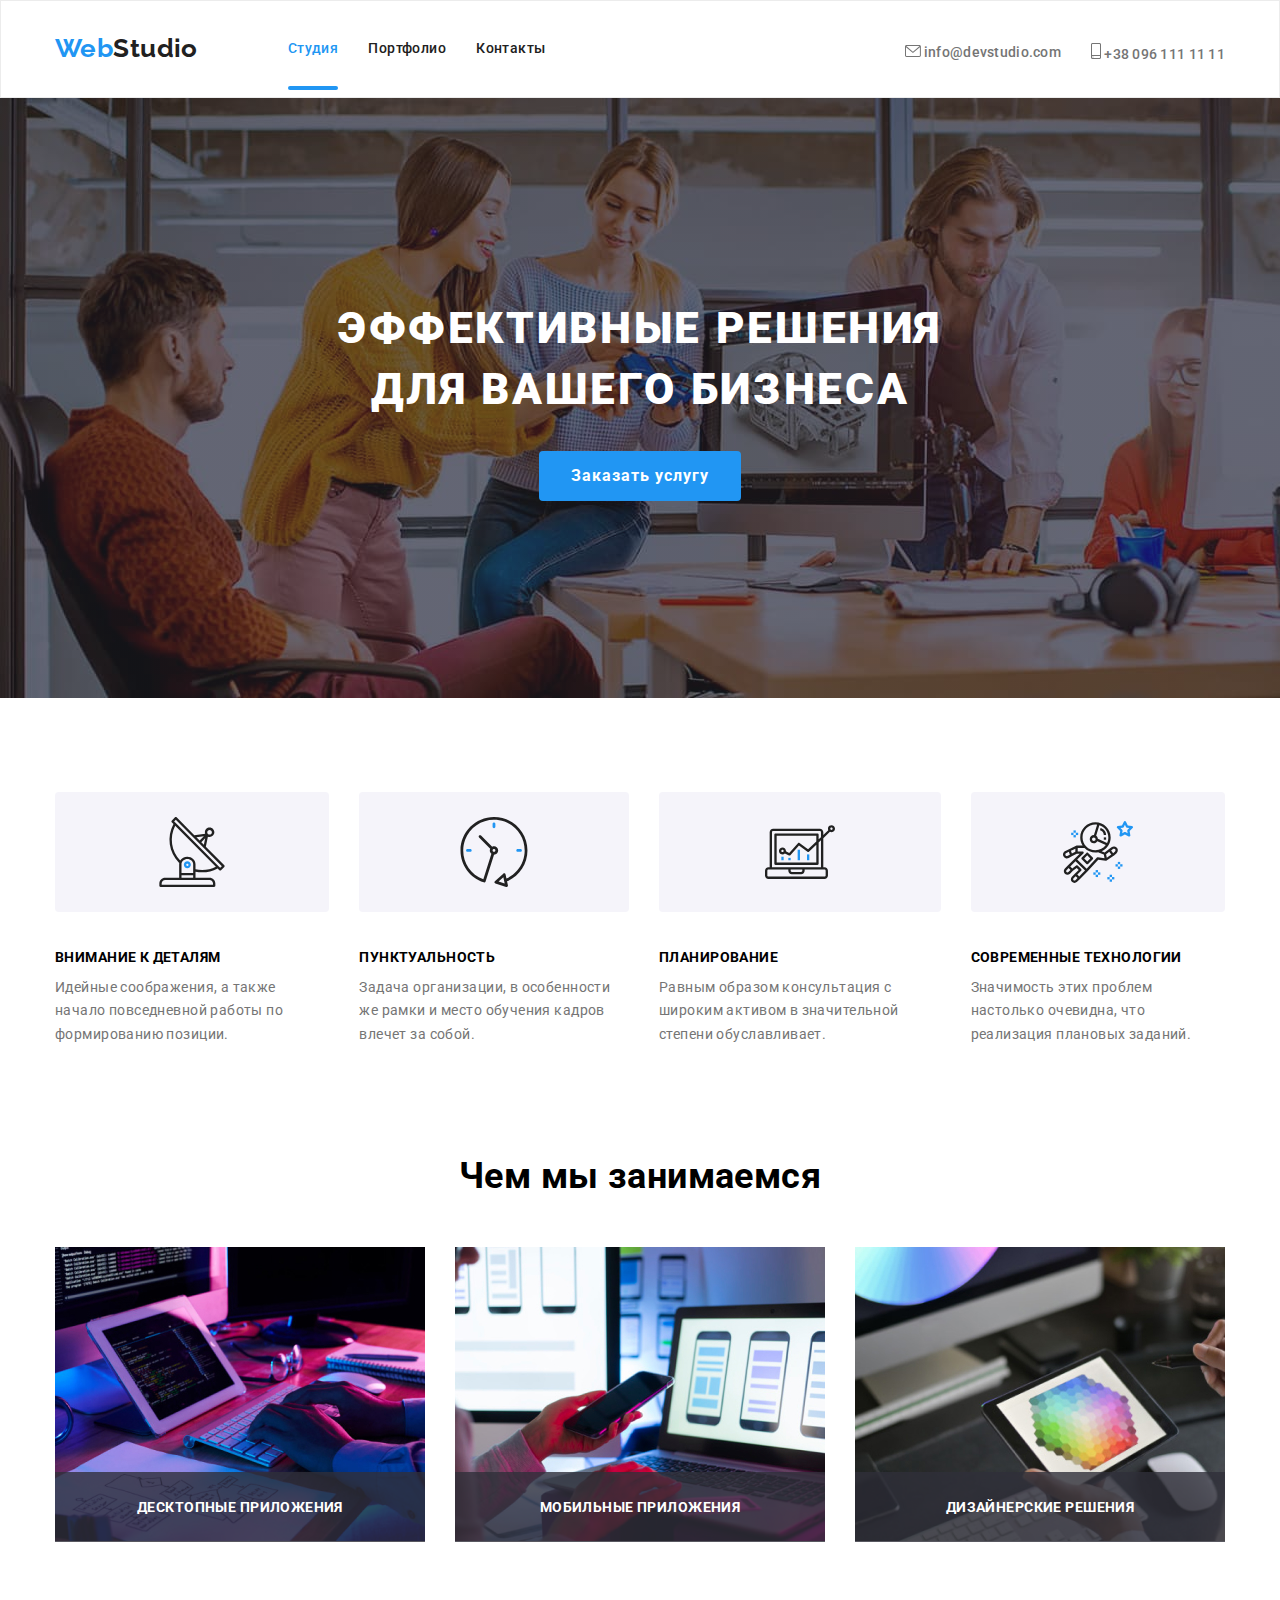
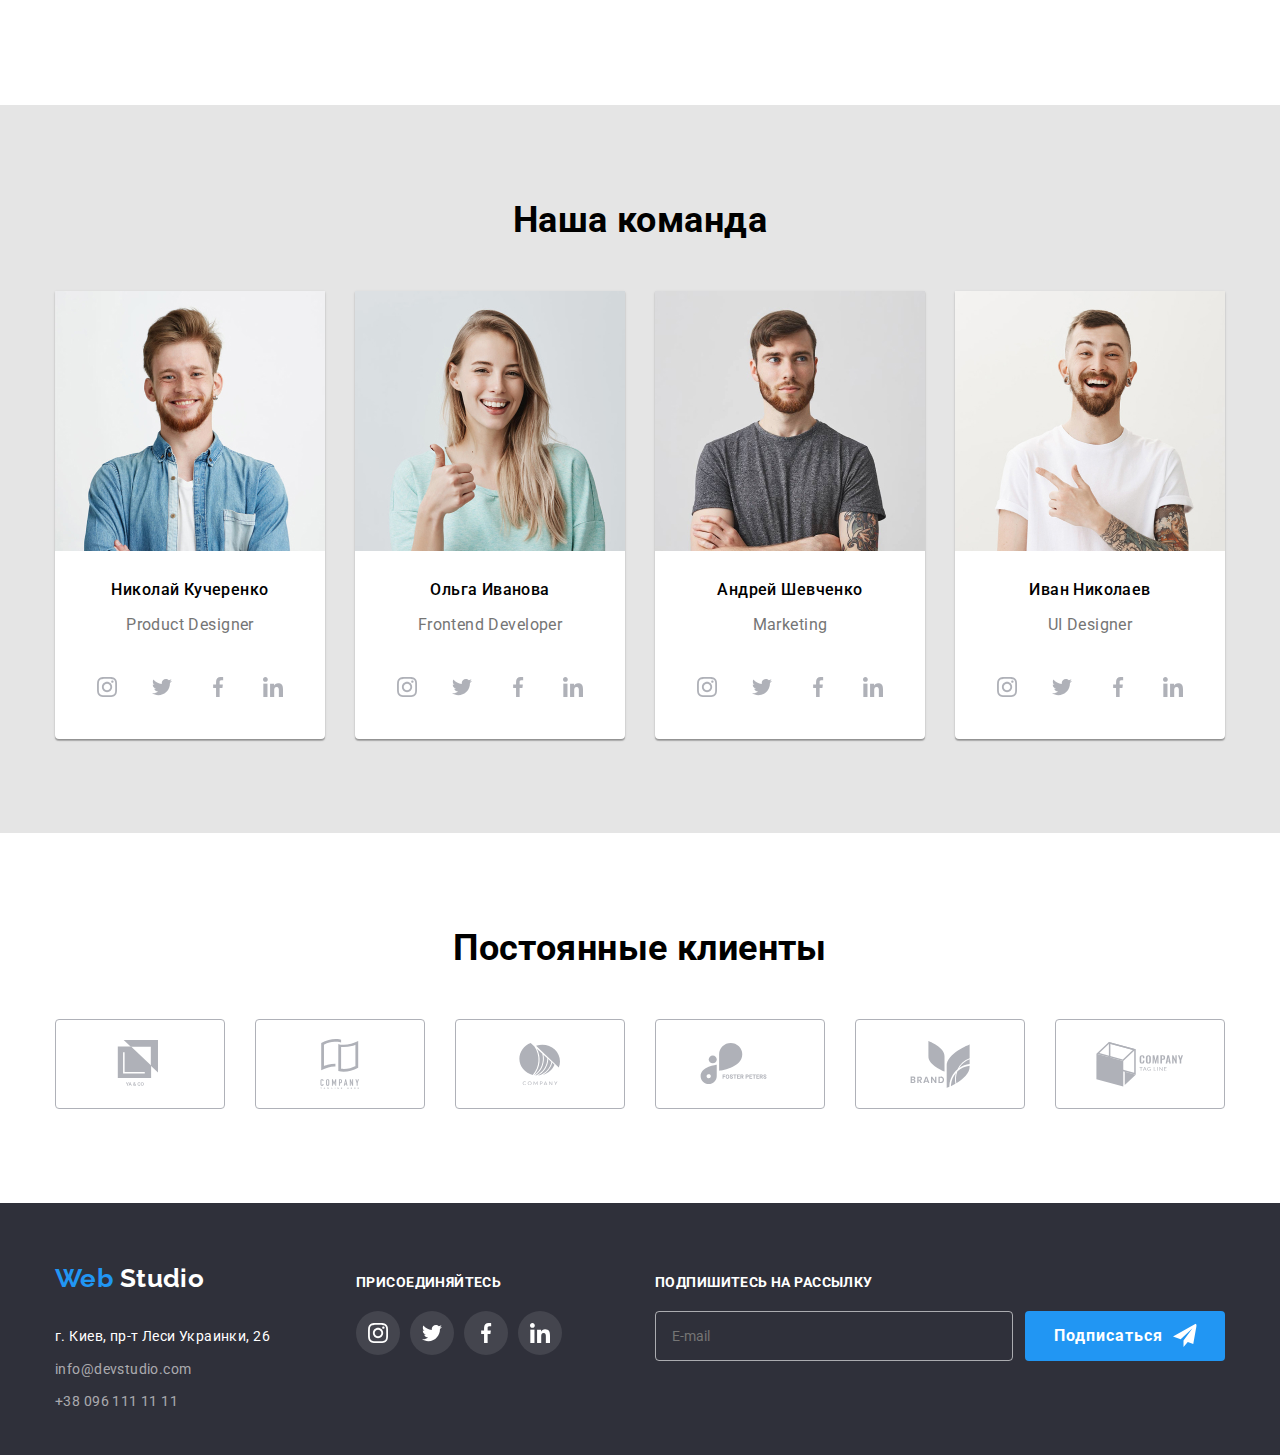
<file: index.html>
<!DOCTYPE html>
<html lang="ru">

<head>
    <meta charset="UTF-8">
    <meta name="viewport" content="width=device-width, initial-scale=1.0">
    <title>www.webstudio.ua</title>
    <!-- fonts roboto&raleway -->
    <link href="https://fonts.googleapis.com/css2?family=Raleway:wght@700&family=Roboto:wght@400;500;700&display=swap"
        rel="stylesheet">
    <link href="https://fonts.googleapis.com/css2?family=Roboto:wght@900&display=swap" rel="stylesheet">
    <!-- Normolize CSS -->
    <link rel="stylesheet"
        href="https://cdnjs.cloudflare.com/ajax/libs/modern-normalize/1.0.0/modern-normalize.min.css">
    <!-- style CSS -->
    <link rel="stylesheet" href="./css/styles.css">
</head>

<body>
    <header class="header">
        <div class="container">
            <nav class="navigation">
                <div class="nav-logo">
                    <a class="logotip" href="index.html"> <span class="logo-web">Web</span><span
                            class="logo-studio">Studio</span></a>
                </div>
                <ul class="site-nav list">
                    <li> <a class="link current" href="index.html">Студия</a></li>
                    <li> <a class="link" href="./portfolio.html">Портфолио</a></li>
                    <li> <a class="link" href="">Контакты</a></li>
                </ul>
            </nav>
            <adress class="adress-nav">
                <ul class="contacts list">
                    <li class="contacts-item"><a href="mailto:info@devstudio.com">
                         <svg class="contacts-svg" width="16" height="12">
                            <use use href="./images/sprite.svg#envelope"> </use>
                        </svg> 
                          info@devstudio.com </a>
                    </li>
                
                    <li class="contacts-item"><a href="tel:+380961111111">
                         <svg class="contacts-svg" width="10" height="16">
                            <use use href="./images/sprite.svg#smartphone"> </use>
                        </svg> 
                        +38 096 111 11 11 </a>
                </li>
                </ul>
            </adress>
        </div>
    </header>
    
        
<main>
<!--Hero section-->
<section class="hero section">
    <div class="container">
    <h1 class="hero-title">Эффективные решения для вашего бизнеса</h1>
    <button  type="button" class="button primary call" data-modal-open>Заказать услугу</button>
    </div>
</section>

<!-- наши приоритеты -->
<section class=" priority section">
    <div class="container">
    <h2 class=" priority section-title visually-hidden">наши приоритеты</h2>
    <div class="priority-container">
    <ul class="company-values list">
        <li>
         <h3 class="company section-title">Внимание к деталям</h3>
        <p class="description">Идейные соображения, а также начало повседневной работы по формированию позиции.
        </p>
        </li>
        <li>
            <h3 class="company section-title" >Пунктуальность</h3>
            <p class="description">Задача организации, в особенности же рамки и место обучения кадров влечет за собой.
            </p>
        </li>
        <li>
            <h3 class="company section-title">Планирование</h3>
            <p class="description">Равным образом консультация с широким активом в значительной степени обуславливает.
            </p>
        </li>
        <li>
            <h3 class="company section-title">Современные технологии</h3>
            <p class="description">Значимость этих проблем настолько очевидна, что реализация плановых заданий.
            </p>
        </li>
     </ul>
    </div>
    </div>
</section>

<!--Чем мы занимаемся-->

<section class="directions section">
    <div class="container">
    <h2 class="section-title">Чем мы занимаемся</h2>
    <ul class="company-directions list">
        <li class="direction-item">
             <a href=""class="direction-link"><img class="direction-image" src="./images/descktopapps.jpg" alt="компьютер на рабочем столе и человек, использующего планшет и компьютер"
                width="370" height="294"></a>
             <div class="overlay-section">
             <h3 class="subtitle">Десктопные приложения</h3>
            </div> 
               
        </li>
        <li class="direction-item">
       <a href=""class="direction-link"><img class="direction-image" src="./images/mobileapps.jpg" alt="изображение смартфона" width="370" height="294"></a>
          <div class="overlay-section">
            <h3 class="subtitle"> Мобильные приложения</h3>   
        </div>  
    </li>
        <li class="direction-item">
        <a href=""class="direction-link"><img class="direction-image" src="./images/designsolutions.jpg" alt=" рука человека, держащего планшет и выбирающего цвета" width="370"
            height="294"></a>
            <div class="overlay-section">
                <h3 class="subtitle">Дизайнерские решения</h3>
            </div> 
        </li>
    </ul>
    </div>
</section>
    <!--Наша команда-->
<section class="team section">
    <div class="container">
      <h2 class="team section-title">Наша команда</h2>
    
      <ul class="team-list list">
        <li class="team-list-item">
          <img class="photo-team" src="./images/nicolai.jpg.jpg" alt="фото члена команды Николая" width="270" height="260">
         <div class="team-item-description">
             <h3 class="under section-title">Николай Кучеренко</h3>
                <p class="job">Product Designer</p>
                <ul class="social-list list">
                   <li class="social-list-item">
                     <a href="" class="social-link"><svg class="social-icon">
                        <use href="./images/sprite.svg#instagram"></use>
                    </svg></a></li>
                   <li class="social-list-item">
                        <a href="" class="social-link"><svg class="social-icon">
                            <use href="./images/sprite.svg#twitter"> </use>
                        </svg></a></li>
                  <li class="social-list-item">
                            <a href="" class="social-link"><svg class="social-icon">
                                <use href="./images/sprite.svg#facebook"> </use>
                            </svg></a></li>
                  <li class="social-list-item">
                                <a href="" class="social-link"><svg class="social-icon">
                                    <use href="./images/sprite.svg#linkedin"> </use>
                                </svg></a></li>
                </ul>
            </div>
       </li>
      <li class="team-list-item">
              <img class="photo-team" src="./images/oliga.jpg.jpg" alt="фото члена команды Олиги" width="270" height="260">
              <div class="team-item-description">
                <h3 class="under section-title">Ольга Иванова</h3>
                <p class="job">Frontend Developer</p>
                   <ul class="social-list list">
                      <li class="social-list-item">
                        <a href="" class="social-link"><svg class="social-icon" >
                           <use href="./images/sprite.svg#instagram"> </use>
                       </svg></a></li>
                      <li class="social-list-item">
                           <a href="" class="social-link"><svg class="social-icon" >
                               <use href="./images/sprite.svg#twitter"> </use>
                           </svg></a></li>
                     <li class="social-list-item">
                               <a href="" class="social-link"><svg class="social-icon">
                                   <use href="./images/sprite.svg#facebook"> </use>
                               </svg></a></li>
                     <li class="social-list-item">
                                   <a href="" class="social-link"><svg class="social-icon" >
                                       <use href="./images/sprite.svg#linkedin"> </use>
                                   </svg></a></li>
                   </ul>
               </div>
            </li>
      
        <li class="team-list-item">
            <img class="photo-team" src="./images/andrei.jpg.jpg" alt="фото члена команды Андрей" width="270" height="260">
             <div class="team-item-description">
                <h3 class="under section-title">Андрей Шевченко</h3>
                <p class="job">Marketing</p>
                   <ul class="social-list list">
                      <li class="social-list-item">
                        <a href="" class="social-link"><svg class="social-icon">
                           <use href="./images/sprite.svg#instagram"> </use>
                       </svg></a></li>
                      <li class="social-list-item">
                           <a href="" class="social-link"><svg class="social-icon">
                               <use href="./images/sprite.svg#twitter"> </use>
                           </svg></a></li>
                     <li class="social-list-item">
                               <a href="" class="social-link"><svg class="social-icon">
                                   <use href="./images/sprite.svg#facebook"> </use>
                               </svg></a></li>
                     <li class="social-list-item">
                                   <a href="" class="social-link"><svg class="social-icon">
                                       <use href="./images/sprite.svg#linkedin"> </use>
                                   </svg></a></li>
                   </ul>
               </div>
            </li>
    
            <li class="team-list-item">
            <img class="photo-team" src="./images/ivan.jpg.jpg" alt="фото члена команды Ивана" width="270" height="260">
           
            <div class="team-item-description">
                <h3 class="under section-title">Иван Николаев</h3>
                 <p class="job">UI Designer</p>
                   <ul class="social-list list">
                      <li class="social-list-item">
                        <a href="" class="social-link"><svg class="social-icon">
                           <use href="./images/sprite.svg#instagram"> </use>
                       </svg></a></li>
                      <li class="social-list-item">
                           <a href="" class="social-link"><svg class="social-icon">
                               <use href="./images/sprite.svg#twitter"> </use>
                           </svg></a></li>
                     <li class="social-list-item">
                               <a href="" class="social-link"><svg class="social-icon">
                                   <use href="./images/sprite.svg#facebook"> </use>
                               </svg></a></li>
                     <li class="social-list-item">
                                   <a href="" class="social-link"><svg class="social-icon">
                                       <use href="./images/sprite.svg#linkedin"> </use>
                                   </svg></a></li>
                   </ul>
               </div>
           </li>
      </ul>
 </div>
</section>

<!-- Постоянные клиенты -->

<section class="client section">
    <div class="container">
      <h2 class="section-title">Постоянные клиенты</h2>
      <ul class="client-list list">
          <li class="client-list-item"><a href="" class="client-link">
        <svg class="client-svg" width=44px, height=49> 
            <use href="./images/sprite.svg#client-1"></use>
        </svg>
       </a> </li>
      <li class="client-list-item"> <a href="" class="client-link">
              <svg class="client-svg" width=40px, height=50> 
            <use href="./images/sprite.svg#client-2"></use>
        </svg>
    </a></li>
          <li class="client-list-item"><a href="" class="client-link">
            <svg class="client-svg" width=41px, height=42.6px> 
                <use href="./images/sprite.svg#client-3"></use>
            </svg>
          </a></li>
        <li class="client-list-item"><a href="" class="client-link">
              <svg class="client-svg" width=80px, height=42px> 
            <use href="./images/sprite.svg#client-4" ></use>
        </svg></a></li>
          <li class="client-list-item"><a href="" class="client-link">
            <svg class="client-svg" width=59x, height=47px> 
                <use href="./images/sprite.svg#client-5"></use>
            </svg>
          </a></li>
        <li class="client-list-item"><a href="" class="client-link">
              <svg class="client-svg" width=88px, height=45px> 
            <use href="./images/sprite.svg#client-6"></use>
        </svg></a></li>
     </ul>
    </div>
</section>
</main>

<!--footer-->
    <footer class="footer">
        <div class="footer-container container">
            <div class="adress-footer">
         <div class="logotip-footer"><a class="logotip" href="index.html"> <span class="logo-web">Web</span>
            <span class="logo-studio">Studio</span></a> </div>
       
             <address class="address">
             <ul class="contacts-footer list">
             <li>г. Киев, пр-т Леси Украинки, 26</li>
             <li><a href="mailto:info@devstudio.com" class="email" aria-label="email">info@devstudio.com </a></li>
             <li><a href="tel:+380961111111" class="tel" aria-label="phone">+38 096 111 11 11 </a></li>
          </ul>
       </address>
    </div>
    
     <div class="social-footer">
         <h3 class="footer-title">присоединяйтесь</h3>
         <ul class="social-list list">
            <li class="social-list-item">
              <a href="" class="social-link"><svg class="social-icon" >
                 <use href="./images/sprite.svg#instagram"> </use>
             </svg></a></li>
            <li class="social-list-item">
                 <a href="" class="social-link"><svg class="social-icon" >
                     <use href="./images/sprite.svg#twitter"> </use>
                 </svg></a></li>
           <li class="social-list-item">
                     <a href="" class="social-link"><svg class="social-icon" >
                         <use href="./images/sprite.svg#facebook"> </use>
                     </svg></a></li>
           <li class="social-list-item">
                         <a href="" class="social-link"><svg class="social-icon" >
                             <use href="./images/sprite.svg#linkedin"> </use>
                         </svg></a></li>
         </ul>
    </div>

    <div class="subscribe-footer">
        <h3 class="subscribe-title">Подпишитесь на рассылку</h3>
        <form action="#" class="subscribe-form">
        <input type="email" name="user-email-subscribe" class="suscribe-email-input"  placeholder="E-mail">
        <button type="submit" class="subscribe button call">Подписаться
         </button>
    </form>
   </div>
  </div>
  </footer>

<!-- Модальное окно -->

<div class="backdrop is-hidden" data-modal>
    <div class="modal-window">
        <button type="button" class="modal-close-button" data-modal-close>
            <svg class="close-icon">
                <use href="./images/sprite.svg#cross"></use>
            </svg>
        </button>
        <form action="#" class="modal-form">
            <p class="modal-form-title">Оставьте свои данные, мы вам перезвоним</p>
            <label class="modal-form-field"> 
                Имя
             <input name="user-name" type="text" class="modal-form-input"> 
               <svg class="form-icon">
                   <use href="./images/sprite.svg#person"></use>
               </svg>
            </label>
            <label class="modal-form-field"> 
                Телефон
                <input name="user-tel" type="tel" class="modal-form-input">
                <svg class="form-icon">
                    <use href="./images/sprite.svg#phone"></use>
                </svg>
            </label>
            <label class="modal-form-field">
                Почта
            <input name="user-mail" type="email" class="modal-form-input">
            <svg class="form-icon">
                <use href="./images/sprite.svg#email"></use>
            </svg>
             </label>
            <label class="modal-form-field">
                Комментарий
                <textarea name="user-message" class="modal-form-message" 
                placeholder="Введите текст"></textarea></label>
           
          
            <input type="checkbox" name="user-policy" value="agree-policy" class="policy visually-hidden" id="policy">
            <label for="policy" class="form-policy-label">   
            Соглашаюсь с рассылкой и принимаю&nbsp;
            <a href="" class="policy-link">Условия договора</a> </label>
            <button type="submit" class="form button call">Отправить
            </button>
        </form>
    </div>
</div>

<script src="./js/modal.js"></script>

</body>
</html>
</file>
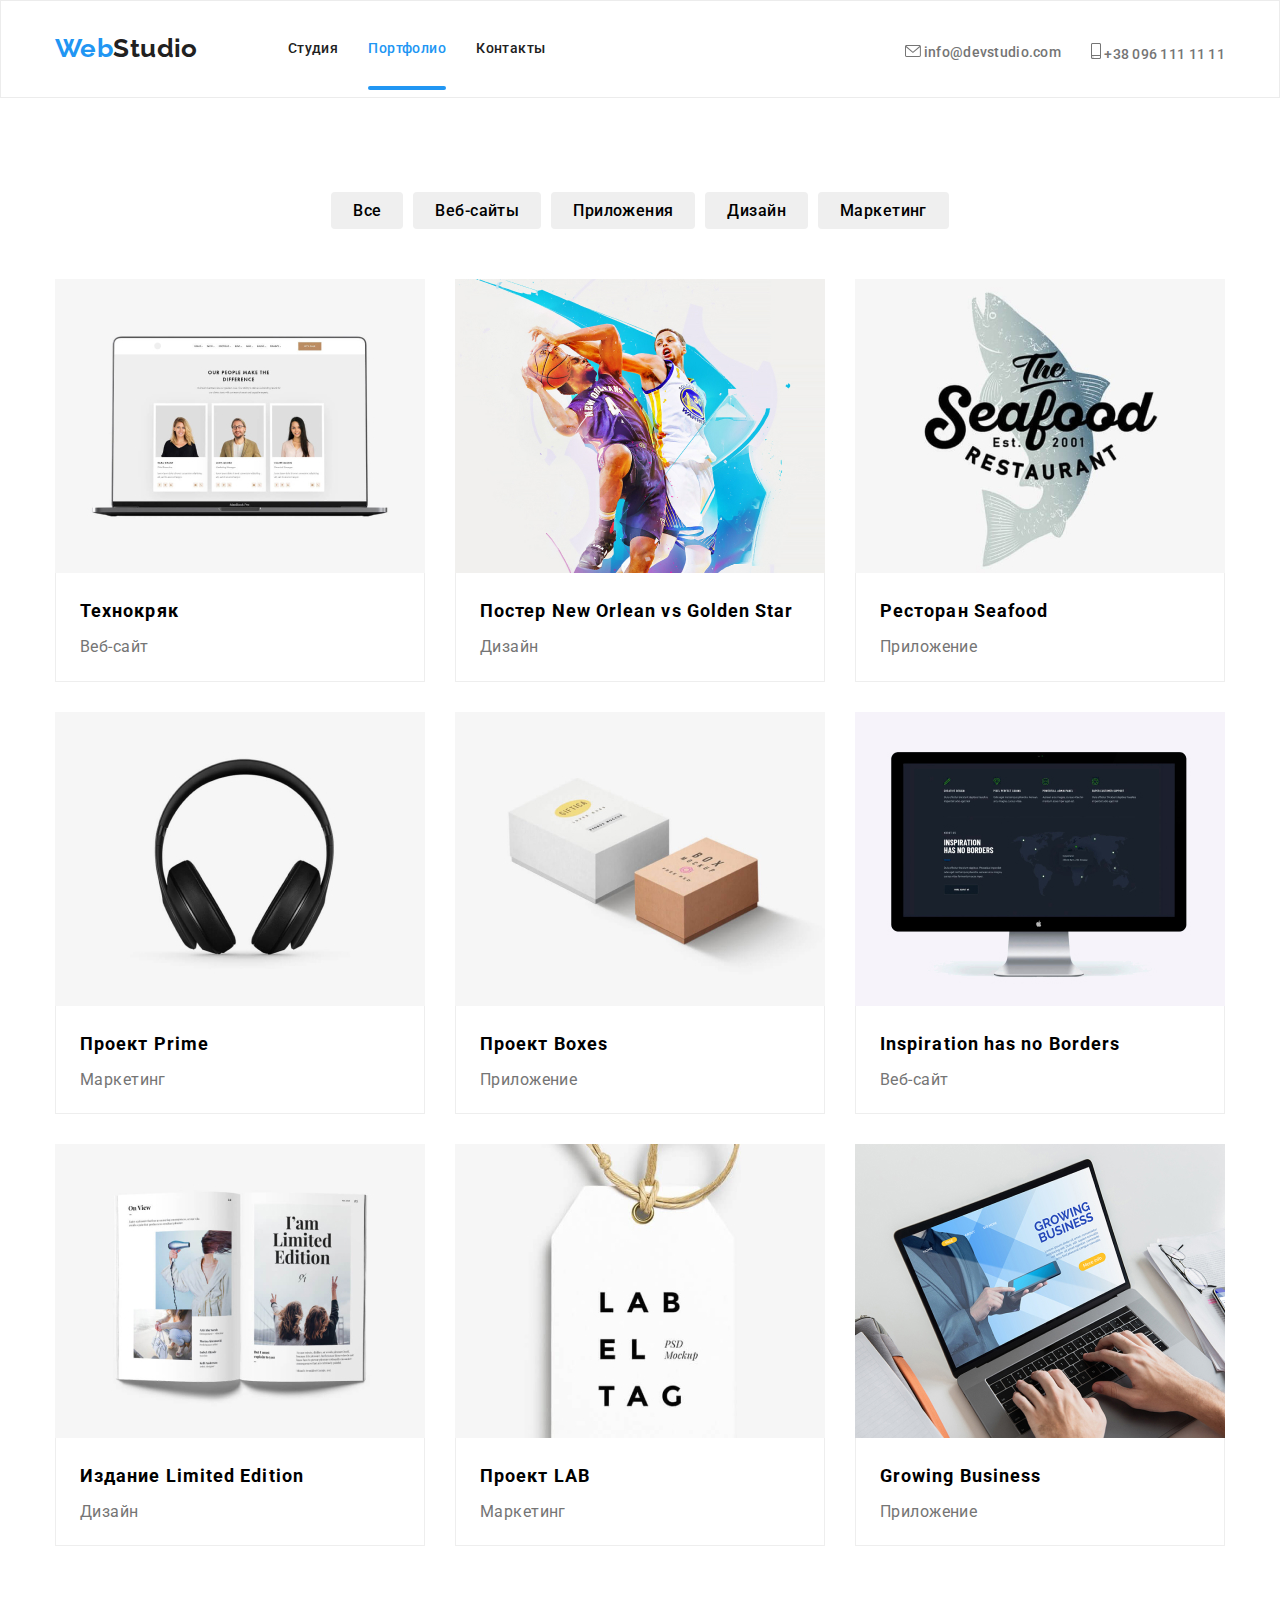
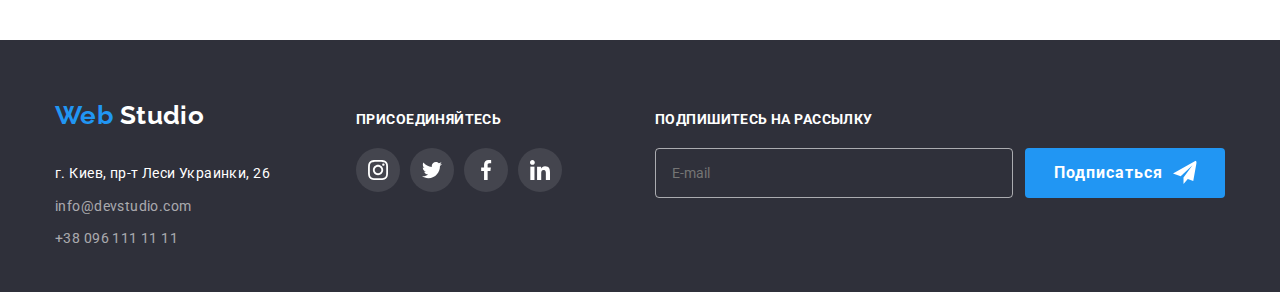
<file: portfolio.html>
<!DOCTYPE html>
<html lang="ru">

<head>
    <meta charset="UTF-8">
    <meta name="viewport" content="width=device-width, initial-scale=1.0">
    <title>www.webstudio.ua</title>
    <!-- fonts roboto&raleway -->
    <link href="https://fonts.googleapis.com/css2?family=Raleway:wght@700&family=Roboto:wght@400;500;700&display=swap"
        rel="stylesheet">
    <link href="https://fonts.googleapis.com/css2?family=Roboto:wght@900&display=swap" rel="stylesheet">
    <!-- Normolize CSS -->
    <link rel="stylesheet"
        href="https://cdnjs.cloudflare.com/ajax/libs/modern-normalize/1.0.0/modern-normalize.min.css">
    <!-- style CSS -->
    <link rel="stylesheet" href="css/styles.css">
</head>

<body>
    <header class="header">
        <div class="container">
            <nav class="navigation">
                <div class="nav-logo">
                    <a class="logotip" href="index.html"> <span class="logo-web">Web</span><span
                            class="logo-studio">Studio</span></a>
                </div>
                <ul class="site-nav list">
                    <li> <a class="link" href="index.html">Студия</a></li>
                    <li> <a class="link current" href="./portofolio.html">Портфолио</a></li>
                    <li> <a class="link" href="">Контакты</a></li>
                </ul>
            </nav>
            <adress class="adress-nav">
                <ul class="contacts list">
                    <li class="contacts-item"><a href="mailto:info@devstudio.com">
                         <svg class="contacts-svg" width="16" height="12">
                            <use use href="./images/sprite.svg#envelope"> </use>
                        </svg> 
                          info@devstudio.com </a>
                    </li>
                
                    <li class="contacts-item"><a href="tel:+380961111111">
                         <svg class="contacts-svg" width="10" height="16">
                            <use use href="./images/sprite.svg#smartphone"> </use>
                        </svg> 
                        +38 096 111 11 11 </a>
                </li>
                </ul>
            </adress>
        </div>
    </header>


    <main>
    <!-- <h1> содержание страницы Портфолио</h1> -->

    <!-- portfolio section -->
    <section class="portofolio section">
        <div class="container">
        <div class="filters"> 
             <button class="button secundary" type="button">Все</button>
            <button class="button secundary" type="button">Веб-сайты</button>
            <button class="button secundary" type="button">Приложения</button>
            <button class="button secundary" type="button">Дизайн</button>
            <button class="button secundary" type="button">Маркетинг</button>
        </div>
                         
    <!-- portofolio images -->
        <ul class="portfolio-list list">
            <li class="portofolio-list-item">
                <a href="">
               <div class="picture">
               <img src="./images/tehnokreak.jpg" alt="открытый ноутбук">
                <p class="text-cover">Технокряк это современная площадка распространения коронавируса.
                     Компании используют эту платформу для цифрового шпионажа и атак на защищённые
                      сервера конкурентов.</p>   
                </div>
                    <div class="portofolio-description">
                    <h3 class="section-title">Технокряк</h3>
                   <p class="type">Веб-сайт</p>
                </div> </a>
           </li>
            <li  class="portofolio-list-item">
                <a href="">
                <img src="./images/poster.jpg.jpg" alt="двое мужчин играют в баскетбол">
                <div class="portofolio-description">
                    <h3 class="section-title"> Постер New Orlean vs Golden Star</h3>
                 <p class="type">Дизайн</p></a>
                </div>
                                
            </li>
            <li class="portofolio-list-item" >
                <a href=""><img src="./images/seafood.jpg" alt="логотип ресторана морепродуктов с изображением большой рыбы">
            <div class="portofolio-description">
                <h3 class="section-title">Ресторан Seafood</h3>
                <p class="type">Приложение</p></div></a>
            
            </li>
            <li class="portofolio-list-item">
                <a href=""><img src="./images/primeproject.jpg" alt="черные наушники">
               <div class="portofolio-description">
                    <h3 class="section-title">Проект Prime</h3>
                <p class="type">Маркетинг</p></div> </a>
            </li>
            <li class="portofolio-list-item">
                <a href=""><img src="./images/boxesproject.jpg" alt="картонные коробки">
                <div class="portofolio-description"><h3 class="section-title">Проект Boxes</h3>
                <p class="type">Приложение</p></div> </a>
            </li>
            <li class="portofolio-list-item">
                <a href=""><img src="./images/ispirationwebsite.jpg" alt="рабочий стол компьютера с вдохновляющей фразой на нем">
               <div class="portofolio-description"> <h3 class="section-title">Inspiration has no Borders</h3>
                <p class="type">Веб-сайт</p></div></a>
            </li>
            <li class="portofolio-list-item">
                <a href=""><img src="./images/limitededition.jpg" alt="изображение журнала limited edition">
                <div class="portofolio-description"><h3 class="section-title">Издание Limited Edition</h3>
                <p class="type">Дизайн</p></div></a>
            </li>
            <li class="portofolio-list-item">
                <a href=""><img src="./images/labproject.jpg" alt=" этикетка с логотипом label project">
               <div class="portofolio-description"> <h3 class="section-title">Проект LAB</h3>
                <p class="type">Маркетинг</p></div></a>
            </li>
             <li class="portofolio-list-item">
                 <a href=""><img src="./images/business.jpg" alt="компьютер с бизнес-сайтом на экране">
               <div class="portofolio-description"> <h3 class="section-title">Growing Business</h3>
                <p class="type">Приложение</p></div></a>
             </li>
         </ul>
    </div>
    </section>
    </main>

    <!--footer-->
    <footer class="footer">
        <div class="footer-container container">
            <div class="adress-footer">
         <div class="logotip-footer"><a class="logotip" href="index.html"> <span class="logo-web">Web</span>
            <span class="logo-studio">Studio</span></a> </div>
       
             <address class="address">
             <ul class="contacts-footer list">
             <li>г. Киев, пр-т Леси Украинки, 26</li>
             <li><a href="mailto:info@devstudio.com" class="email" aria-label="email">info@devstudio.com </a></li>
             <li><a href="tel:+380961111111" class="tel" aria-label="phone">+38 096 111 11 11 </a></li>
          </ul>
       </address>
    </div>
    
     <div class="social-footer">
         <h3 class="footer-title">присоединяйтесь</h3>
         <ul class="social-list list">
            <li class="social-list-item">
              <a href="" class="social-link"><svg class="social-icon" >
                 <use href="./images/sprite.svg#instagram"> </use>
             </svg></a></li>
            <li class="social-list-item">
                 <a href="" class="social-link"><svg class="social-icon" >
                     <use href="./images/sprite.svg#twitter"> </use>
                 </svg></a></li>
           <li class="social-list-item">
                     <a href="" class="social-link"><svg class="social-icon" >
                         <use href="./images/sprite.svg#facebook"> </use>
                     </svg></a></li>
           <li class="social-list-item">
                         <a href="" class="social-link"><svg class="social-icon" >
                             <use href="./images/sprite.svg#linkedin"> </use>
                         </svg></a></li>
         </ul>
    </div>

    <div class="subscribe-footer">
        <h3 class="subscribe-title">Подпишитесь на рассылку</h3>
        <form action="#" class="subscribe-form">
        <input type="email" name="user-email-subscribe" class="suscribe-email-input"  placeholder="E-mail">
        <button type="submit" class="subscribe button call">Подписаться
         </button>
    </form>
   </div>
  </div>
  </footer>
</body>
</html>
</file>
<file: css/styles.css>
html{
  box-sizing: border-box;
}

*
*::before,
*::after {
  box-sizing: inherit;
}

:root {
  --primary-text-color: #757575;
  --title-text-color: black;
  --effect-color: #2196f3;
  --dark-background-color: #2f303a;
  --primary-white-color: white;
}


.visually-hidden {
  position: absolute !important;
  clip: rect(1px 1px 1px 1px); /* IE6, IE7 */
  clip: rect(1px, 1px, 1px, 1px);
  padding: 0 !important;
  border: 0 !important;
  height: 1px !important;
  width: 1px !important;
  overflow: hidden;
}

 img{
   display: block;
   max-width: 100%;
 }

 a {
  text-decoration: none;
  color: inherit; 
}

/*=========== backgrounds colors================ */

body {
  background-color: var(--primary-white-color);
  color: var(--primary-text-color);
  font-family: roboto, sans-serif;
  font-size: 14px;
  line-height: 1.7;
  letter-spacing: 0.03em;
  margin: 0;
  }
  
  

  /*================= container// flex box geral elements================= */

  .container {
  width: 1200px;
  padding-left: 15px;
  padding-right: 15px;
  margin: 0 auto;
  }


.section{
  padding-top: 94px;
  padding-bottom: 94px;
}
  

.main,
.section,
.footer
{
  margin-top: 0; 
  margin-bottom:0;
 }


 /*================= COMPONENTS================= */

/*================= lists================= */

.list {
  list-style: none;
  padding: 0;
  margin: 0;
}

/* =================logo style =================*/

.logotip {
font-family: Raleway, sans-serif;
font-weight: bold;
font-size: 26px;
line-height: 1.2;
}

 .logo-web{
   color: var(--effect-color);
 }

.logo-studio {
  color: #212121;
}

/* ================= buttons ================= */

.button {
  font-weight: bold;
  font-size: 16px;
  line-height: 1.6;
  font-family: inherit;
  letter-spacing: inherit;
  border-radius: 4px;
  border: transparent;

  transition-property: background-color;
  transition-duration: 250ms;
  transition-timing-function: cubic-bezier(0.4, 0, 0.2, 1);

 }

.button.primary{
  background-color: var(--effect-color);
  color: var(--primary-white-color);
  transition-property: background-color, color;
  transition-duration: 250ms;
  transition-timing-function: cubic-bezier(0.4, 0, 0.2, 1);
 }
}

.button.secundary{
  background-color: #F5F4FA;
  color: var(--title-text-color);
  transition-property: background-color, color;
  transition-duration: 250ms;
  transition-timing-function: cubic-bezier(0.4, 0, 0.2, 1);
}

 .button.primary:hover,
.button.primary:focus {
    background-color: #F5F4FA;
   color: var(--title-text-color);
   outline: none;   
}

.button.secundary:hover,
.button.secundary:focus {
  background-color: var(--effect-color);
  color: var(--primary-white-color);
  outline: none;
}

/* buttons that contain call to action - order, submit, send */
.button.call{
font-weight: bold;
font-size: 16px;
line-height: 1.9;
text-align: center;
letter-spacing: 0.06em;
min-width: 200px;
height: 50px;
/* transition-property: background-color, color; */
transition-duration: 250ms;
 transition-timing-function: cubic-bezier(0.4, 0, 0.2, 1);
}

.button.call:hover,
.button.call:focus{
transform: scale(0.9);
}


/*================= titles =================*/

h2 {
font-weight: bold;
font-size: 36px;
line-height: 1.17;
text-align: center;
margin-top: 0;
margin-bottom: 50px;
}


.section-title {
  color: var(--title-text-color);
  margin-top: 0;
  }


/*================= END COMPONENTS================= */


/*================= Header and navigation section ================= */

.header{
  padding: 32px 0;
  border: 1px solid #ECECEC;
}

 .header .container{
  display: flex;
  justify-content: space-between;
  align-items: baseline;
}



.navigation{
display: flex;
align-items: center;

}

  .nav-logo{
  margin-right: 90px;
}
  
.site-nav,
.contacts {
  display: flex;
}

  .site-nav li:not(:last-child){
  display: inline-block;
  margin-right: 30px;
}


.site-nav .link.current {
  color: var(--effect-color);
  position: relative;
  }

.site-nav .link.current::after{
  content: "";
  position: absolute;
  left: 0px;
  bottom:-34px;
  width: 100% ;
  height: 4px;
  background-color: var(--effect-color);
  border-radius: 2px;
}


.contacts-item:not(:last-child){
margin-left: auto;
margin-right: 30px;
}


.site-nav a {
color: #212121;
font-weight: 500;
transition-property: color;
transition-duration: 250ms;
transition-timing-function: cubic-bezier(0.4, 0, 0.2, 1);

}

.site-nav a:hover,
.site-nav a:focus {
color: var(--effect-color);
}


.contacts a {
color: #757575;
transition-property: color;
transition-duration: 250ms;
transition-timing-function: cubic-bezier(0.4, 0, 0.2, 1);

}

.contacts a:hover,
.contacts a:focus {
color: var(--effect-color);
}


.contacts a:hover .contacts-svg,
.contacts a:focus .contacts-svg {
fill: var(--effect-color);
} 

.contacts-svg{
  fill: #757575;
  transition-property: color;
   transition-property: background-color, color;
  transition-duration: 250ms;
  transition-timing-function: cubic-bezier(0.4, 0, 0.2, 1);

}

.contacts-item {
display: flex;
align-items: center;
font-weight: 500;
font-size: 14px;
line-height: 1.14;
letter-spacing: 0.02em;
}

/*================= hero section ================= */

.hero{
 text-align: center;
  padding-top: 200px;
  padding-bottom: 200px;
}

.hero {
  background-color:  var(--dark-background-color); 
  background-image:  linear-gradient(
    rgba(47, 48, 58, 0.4),
    rgba(47, 48, 58, 0.4)
  ), url(../images/hero-image.jpg);
   max-width: 1600px;
   height: 600px;
   margin: 0 auto;
   background-repeat: no-repeat;
    }



.hero-title {    

color: var(--primary-white-color);
font-style: normal;
font-weight: 900;
font-size: 44px;
line-height: 1.4;
letter-spacing: 0.06em;
text-transform: uppercase;
margin-top: 0;
margin-bottom: 30px;
max-width:696px;
margin-left: auto;
margin-right: auto; 
}


.hero .button {
   padding: 10px 32px;
 
}


/*=================  priority section   наши приоритеты  ================= */


.company-values .section-title  {

font-weight: bold;
font-size: 14px;
line-height: 1.14;
text-transform: uppercase;
}


.company-values{
  display: flex;
  justify-content: space-between;
}


 
.company.section-title{
  margin-bottom: 10px;
 
 }

 .company-values li::before{
   content:"" ;
   display: inline-block;
   width: 100%;
   height: 120px;
   background-color: #F5F4FA;
   border-radius: 4px;
   margin-bottom: 30px;
   background-repeat: no-repeat;
   background-image: url(../images/antenna\ 1.svg);
   background-position: center;
 }

 .company-values li:nth-child(2)::before{
  background-image: url(../images/clock\ 1.svg);
 }
 .company-values li:nth-child(3)::before{
  background-image: url(../images/diagram\ 1.svg);
 }

 .company-values li:nth-child(4)::before{
  background-image: url(../images/astronaut\ 1.svg);
 }


.description {
  display: inline-block;
  margin-top: 0;
  }

.company-values li:not(:last-child){
  margin-right: 30px;
}



/*================directions section  Чем мы занимаемся--> ================= */

.directions .section-title{
  margin-bottom: 50px;
}

.directions.section{
  padding-top: 0;
}

.company-directions{
  display: flex;
  justify-content: space-between;
}

.direction-item{
 position:relative;
}

.overlay-section{
  position: relative;
  width: 370px;
  height: 70px;
  background: rgba(47, 48, 58, 0.8);
   bottom: 19%;
   left: 0;
   display:flex;
   justify-content: center;
   align-items: center;

}


 .company-directions .subtitle{
  width: fit-content;
  font-weight: bold;
  font-size: 14px;
  line-height: 1.16em;
  text-align: center;
  text-transform: uppercase;
  color: var(--primary-white-color);
  margin: 27px 0;
  }


/*=================  team section ================= */

.team {
  background-color: #e5e5e5;
   }

    .team-list-item{
     background-color: var(--primary-white-color);
     box-shadow: 0px 1px 3px rgba(0, 0, 0, 0.12), 0px 1px 1px rgba(0, 0, 0, 0.14), 0px 2px 1px rgba(0, 0, 0, 0.2);
     border-radius: 0px 0px 4px 4px;
   }

.team .section-title{
  margin-bottom: 50px;
}

.team-list {
  display: flex;
  justify-content: space-between;
  }

.team-item-description{
  padding:30px ;
}


.under.section-title{
  font-weight: 500;
  font-size: 16px;
 line-height: 1.18em;
 text-align: center;
  margin-bottom: 10px;
}

.job{
font-size: 16px;
line-height: 1.18em;
text-align: center;
margin-bottom: 30px;
}



.social-list{
  display: flex;
  align-items: center;
  justify-content: space-between;
}


.social-link{
  display: flex;
  justify-content: center;
  align-items: center;
  width: 44px;
  height: 44px;
  border-radius: 50%;
  background-color: var(--primary-white-color);

  transition-property: background-color;
  transition-duration: 250ms;
  transition-timing-function: cubic-bezier(0.4, 0, 0.2, 1);

}


.social-link .social-icon{
  width: 20px;
  height: 20px;
  fill: #AFB1B8;
  transition-property: background-color;
  transition-duration: 250ms;
  transition-timing-function: cubic-bezier(0.4, 0, 0.2, 1);
}


.team-item-description .social-link:hover,
.team-item-description .social-link:focus {
   background-color:var(--effect-color);
}

.social-link:hover .social-icon{
  fill: var(--primary-white-color);
}

.social-icon{
  transition-property: fill;
  transition-duration: 250ms;
  transition-timing-function: cubic-bezier(0.4, 0, 0.2, 1);
}




/*============= clients section ================= */

.client-list{
  display: flex;
   }

  .client-list-item .client-link {
    display: flex;
    align-items: center;
    justify-content: center;
    width: 170px;
    height: 90px;
    margin-right: 0px;
    border: 1px solid #AFB1B8;
    border-radius: 4px;

    transition-property: background-color;
    transition-duration: 250ms;
    transition-timing-function: cubic-bezier(0.4, 0, 0.2, 1);
  
    } 

    .client-svg{
      fill:#AFB1B8;
      transition-property: fill;
      transition-duration: 250ms;
      transition-timing-function: cubic-bezier(0.4, 0, 0.2, 1);
    
    }

    .client-link {
    transition-property: border-color;
    transition-duration: 250ms;
    transition-timing-function: cubic-bezier(0.4, 0, 0.2, 1);
    }

    .client-link:hover,
    .client-link:focus{
     border-color:var(--effect-color);
    }

    
    .client-link:hover .client-svg,
    .client-link:focus .client-svg{
    fill:var(--effect-color);
    }

     .client-list li:not(:last-child) {
      margin-right: 30px;
    }



/*================= style for portfolio page ================= */


.filters{
display:flex;
justify-content: center;
margin-bottom: 20px;
}

.filters .button {
  font-weight: 500;
   padding: 6px 22px;
  }

.filters .button:not(:last-child) {
   margin-right: 10px;
}

.portofolio .section-title {

font-weight: bold;
font-size: 18px;
line-height: 2;
letter-spacing: 0.06em;
margin-bottom: 4px;
}


.portofolio ul{
  display: inline-flex;
  flex-wrap: wrap;
  }

  .portofolio-list-item{
    margin-top: 30px;
  }

 .portofolio-list-item img{
  /* margin-top: 30px; */
  transition-property: box-shadow;
   transition-duration: 250ms;
   transition-timing-function: cubic-bezier(0.4, 0, 0.2, 1);
 }

 .portofolio-list-item:not(:nth-child(3n)){
    margin-right: 30px;
   } 

   .portofolio .type{
    font-size: 16px;
    line-height: 1,9;
    margin-top: 0;
   }
  
 .type:nth-last-child(-n + 3) {
      margin-bottom: 0;
      }

      .portofolio-list-item .portofolio-description{
        border: solid 1px #EEEEEE;
        border-top: transparent;
        padding: 20px 24px;
        transition-property: box-shadow;
        transition-duration: 250ms;
        transition-timing-function: cubic-bezier(0.4, 0, 0.2, 1);
       
      }

      .portofolio-list-item {
      transition-property: box-shadow;
      transition-duration: 250ms;
      transition-timing-function: cubic-bezier(0.4, 0, 0.2, 1);
     }

      .portofolio-list-item:hover{
        box-shadow: 0px 1px 3px rgba(0, 0, 0, 0.12), 
        0px 1px 1px rgba(0, 0, 0, 0.14), 
        0px 2px 1px rgba(0, 0, 0, 0.2);
      }

    .portofolio-list-item img:hover,
    .portofolio-list-item img:focus{
      box-shadow: 0px 1px 3px rgba(0, 0, 0, 0.12), 
      0px 1px 1px rgba(0, 0, 0, 0.14), 
      0px 2px 1px rgba(0, 0, 0, 0.2);
    }

  

  .portofolio-list-item .text-cover{
    margin: 0;
    display: flex;
    position: absolute;
    padding: 63px 24px;
    top: 0;
    left: 0;
    width: 100%;
    height: 100%;
    align-items: center;
    background-color: rgba(33, 150, 243, 0.9);
    font-size: 18px;
    line-height: 1.56em;
    transform: translateY(100%);
    color: var(--primary-white-color);
    transition-property: all;
    transition-duration: 250ms;
    transition-timing-function: cubic-bezier(0.4, 0, 0.2, 1);
  }

  .portofolio-list-item:hover .text-cover,
  .portofolio-list-item:focus .text-cover{
    transform: translateY(0);
  }

  .picture {
    position: relative;
    overflow: hidden;
  }

  

  /*================= -- MODAL-WINDOW-- ================= */


  .backdrop {
    position: fixed;
    top: 0;
    left: 0;
    width: 100%;
    height: 100%;
    background-color: rgba(0, 0, 0, 0.2);
    transition: all 250ms linear;
  }
  
  .modal-window {
    position: absolute;
    top: 50%;
    left: 50%;
    transform: translate(-50%, -50%);
    width: 528px;
    min-height: 581px;
    background-color: var(--primary-white-color);
    box-shadow: 0px 1px 3px rgba(0, 0, 0, 0.12), 0px 1px 1px rgba(0, 0, 0, 0.14),
      0px 2px 1px rgba(0, 0, 0, 0.2);
    border-radius: 4px;
    padding: 40px;
  }
  
  .modal-close-button {
    display: block;
    position: absolute;
    top: 8px;
    right: 8px;
    width: 30px;
    height: 30px;
    border-radius: 50%;
    background-color: #ffffff;
    border: 2px solid rgba(0, 0, 0, 0.1);
    cursor: pointer;
    }
  
  .close-icon{
     width: 11px;
    height: 11px;
    fill: black;
    }

  .is-hidden {
    opacity: 0;
    visibility: hidden;
    pointer-events: none;
  } 


  .modal-close-button:hover,
  .modal-close-button:focus{
    outline: none;
    }


  .modal-form {
  display: flex;
  flex-direction: column;
  
}


.modal-form-title{
  font-weight: bold;
  font-size: 20px;
  line-height: 1.15px;
  text-align: center;
 color: #212121;
}

.policy-link{
  text-decoration: underline;
  color: var(--effect-color);
}

.form.button.call{
  color: var(--primary-white-color);
  background-color: var(--effect-color);
  width: 200px;
  height: 50px;
  padding: 10px 55px;
  display: block;
 box-shadow: 0px 1px 3px rgba(0, 0, 0, 0.12), 
    0px 1px 1px rgba(0, 0, 0, 0.14), 
    0px 2px 1px rgba(0, 0, 0, 0.2);
  border-radius: 0px 0px 4px 4px;
  margin:0 auto;
  margin-top: 30px;
  transition-property: box-shadow;
  transition-duration: 250ms;
  transition-timing-function: cubic-bezier(0.4, 0, 0.2, 1);
 }

 .form.button.call:hover,
 .form.button.call:focus{ 
 box-shadow: 4px 1px 27px 2px rgba(0,0,0,0.36);
 outline: none;
 
 }

 .modal-form-input {
  width: 100%;
  height: 40px;
  border-radius: 4px;
  border: 1px solid rgba(33, 33, 33, 0.2);
  padding-left: 42px;
}

.modal-form-message {
width: 100%;
height: 120px;
border: 1px solid rgba(33, 33, 33, 0.2);
border-radius: 4px;
resize: none;
padding: 12px 16px;
transition-property: border;
transition-duration: 250ms;
transition-timing-function: cubic-bezier(0.4, 0, 0.2, 1);
 }
}

.modal-form-message::placeholder {
  color: rgba(117, 117, 117, 0.5);
}

.modal-form-message:focus {
  outline: none;
  border: var(--effect-color) solid 1px;
}


.modal-form-field{
  position: relative;
}

.form-icon {
  position: absolute;
  left: 20px;
  top: 50%;
  transform: translateX(-50%); 
  fill: var(--effect-color);
  width: 18px;
  height: 18px;
  fill: black;
  transition-property: fill;
  transition-duration: 250ms;
  transition-timing-function: cubic-bezier(0.4, 0, 0.2, 1);
}

.modal-form-input:focus {
  outline: none;
  border: 1px solid var(--effect-color);
}

.modal-form-input:focus + .form-icon{
  fill: var(--effect-color);
}


.checkbox:focus{
  color: #212121;
}


.form-policy-label {
  display: flex;
  align-items: center;
  font-size: 14px;
   color: #757575;
}

.form-policy-label::before {
  content: "";
  display: inline-block;
  width: 16px;
  height: 16px;
  border: 2px solid #212121;
  margin-right: 9px;
  border-radius:4px;
  background-image: url(../images/icon-checked.svg);
  background-repeat: no-repeat;
  background-color: white;
  background-position: center;
}


.policy:checked + .form-policy-label::before {
  background-color: var(--effect-color);
   border:var(--effect-color);
  border-radius: 2px;
  }


  /*===== footer section ================= */

 .footer {
   background-color: var(--dark-background-color);
  }

.footer .address,
.footer .logo-studio {
  color: var(--primary-white-color);
  }

 .logotip-footer{
  margin-top: 0;
  margin-bottom: 30px;
 }

 
  .footer-container{
    display:flex;
    align-items: baseline;
    height: 252px;
    padding-top: 60px;
    padding-bottom: 60px;
 } 

 .adress-footer{
  margin-right: 70px;
  
 } 

  .address {
  font-style: inherit;
  color: #212121;
  width: 231px;
  height: 81px;
}

.email,
.tel {
  color: rgba(255, 255, 255, 0.6);
}

.contacts-footer li:not(:last-child){
  margin-top: 0;
  margin-bottom:9px;
}



.social-footer .footer-title,
.subscribe-title{
  margin-left: 0;
  margin-right: auto;
  margin-top: 0;
  margin-bottom: 20px;
  font-weight: bold;
  font-size: 14px;
  line-height: 1.14em;
  text-transform: uppercase;
  text-align: left;
  color: var(--primary-white-color);
  
}

.social-footer .social-link{
  background-color: rgba(255, 255, 255, 0.1);
  transition-property: background-color;
  transition-duration: 250ms;
  transition-timing-function: cubic-bezier(0.4, 0, 0.2, 1);
}


.social-footer .social-link:hover,
.social-footer .social-link:focus{
  background-color:var(--effect-color);
}

.social-footer  .social-list-item:not(:last-child){
  margin-right:10px;
}

.social-footer .social-icon{
fill: var(--primary-white-color)
}

.social-footer{
  padding: 0px;
  width: 206px;
  height: 80px;
  margin-right: 93px;
 }

 .subscribe-footer{
  width: 570px;
  height: 86px;
  padding-left:0px; 
  margin-right: 215px;
 }

 .subscribe-form{
   display: flex;
   }
 
 .suscribe-email-input{
  display: block;
  width: 358px;
  height: 50px;
  border:none;
  border: 1px solid  rgba(255, 255, 255, 0.6);
  border-radius: 4px;
  background:transparent;
  padding-left: 16px;
  color: white;
  font:50px;
 }

 suscribe-email-input::placeholder{
  color: rgba(255, 255, 255, 0.6);
}

.suscribe-email-input:focus{
  outline:none;
  border: 1px solid  rgba(255, 255, 255, 0.6);
  border-radius: 4px;
}

.subscribe.button{
  display: block;
  background-color:var(--effect-color);
  color: var(--primary-white-color);
  min-width: ;width: 200px;
  height: 50px;
  padding: 10px 62px 10px 29px;
  margin-right: auto;
  margin-left: 12px;
  cursor: pointer;
  position: relative;
  }

 .subscribe.button::after{
  content: "";
  display:inline-block;
  width: 24px;
  height: 24px;
  border-radius: 4px;
  background-repeat: no-repeat;
  background-position: center;
  background-image: url(../images/icon-send.svg);
  position: absolute;
  top:25%;
  right:28px;
}


.subscribe.button:focus,
.subscribe.button:hover {
transform: scale(0.9);
}
</file>
